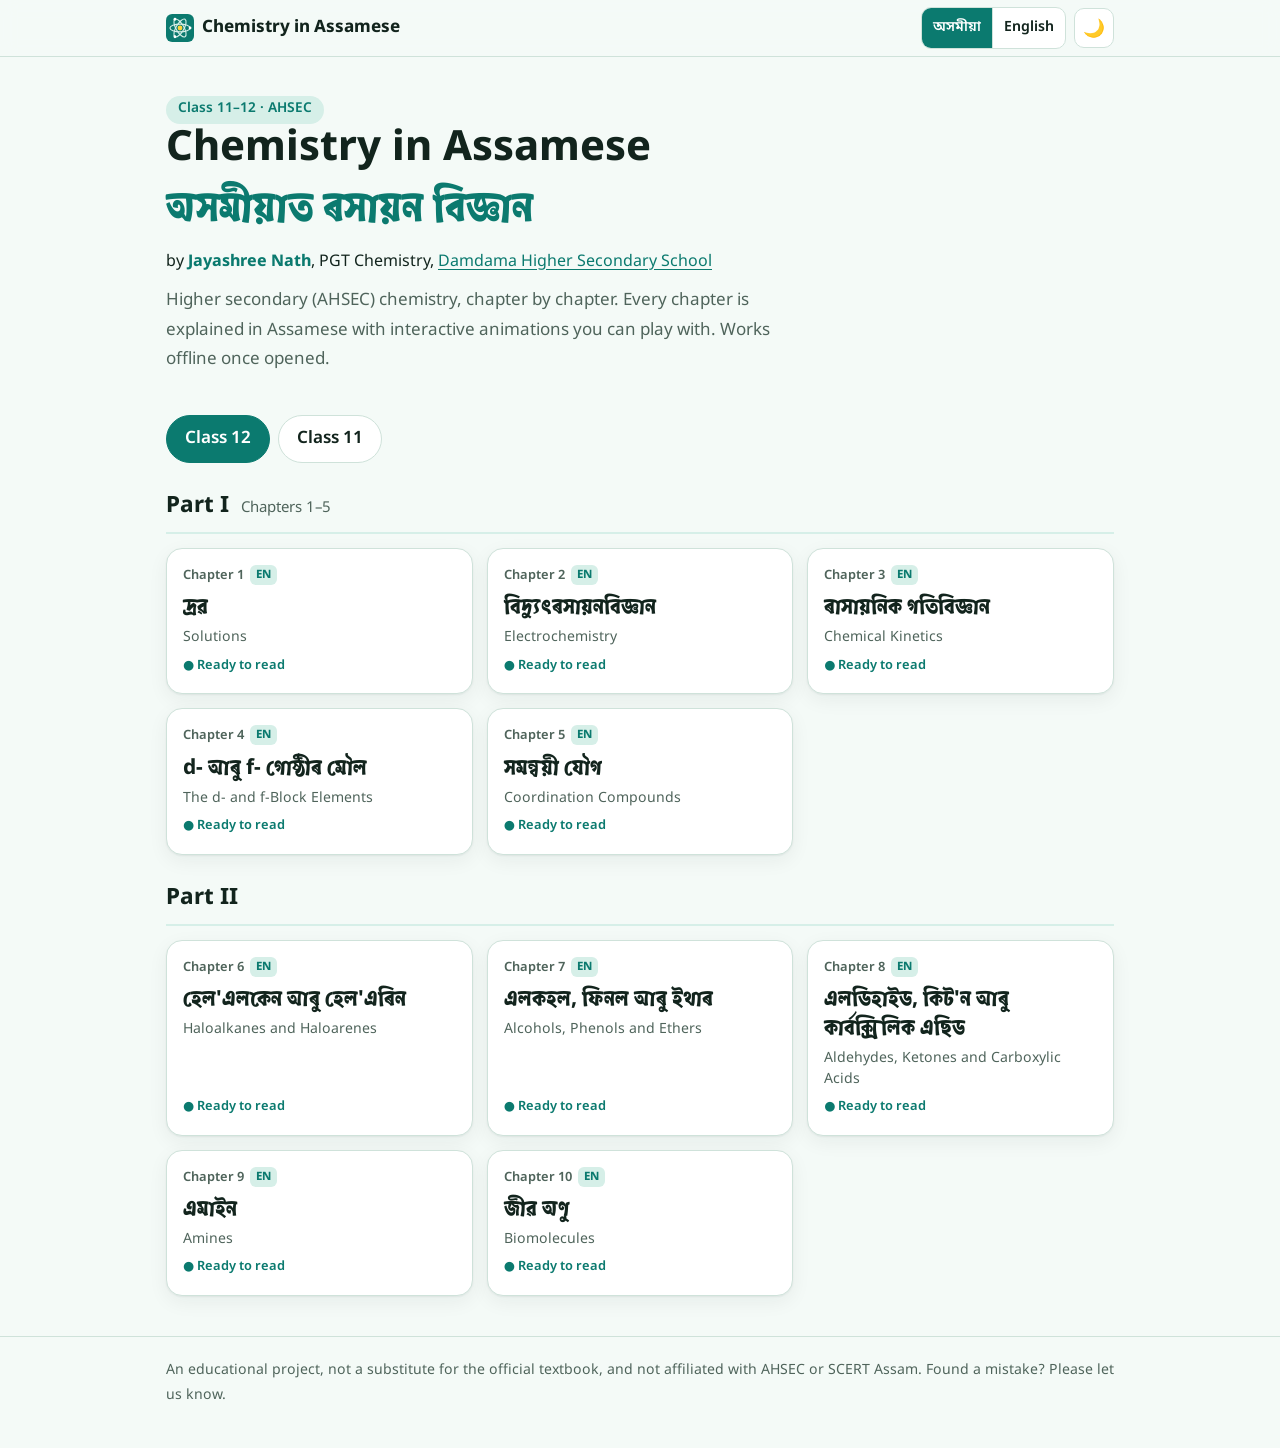
<file: index.html>
<!doctype html>
<html lang="en">
<head>
  <meta charset="utf-8">
  <meta name="viewport" content="width=device-width, initial-scale=1">
  <title>Chemistry in Assamese</title>
  <meta name="description" content="Higher secondary chemistry explained in Assamese: chapter by chapter, with interactive animations.">
  <meta name="theme-color" content="#0b7a6f">
  <link rel="manifest" href="manifest.webmanifest">
  <link rel="icon" href="assets/favicon.svg" type="image/svg+xml">
  <link rel="apple-touch-icon" href="assets/icons/apple-touch-icon.png">
  <link rel="preload" href="assets/fonts/noto-sans-bengali-bengali-wght-normal.woff2" as="font" type="font/woff2" crossorigin>
  <link rel="preload" href="assets/fonts/atma-bengali-700-normal.woff2" as="font" type="font/woff2" crossorigin>
  <link rel="stylesheet" href="assets/css/base.css">
</head>
<body>
  <a class="skip" href="#grid">Skip to chapters</a>
  <header class="site-header">
    <div class="wrap">
      <a class="brand" href="index.html"><img src="assets/favicon.svg" alt="" width="28" height="28"><span class="brand-name">Chemistry in Assamese</span></a>
      <button id="theme-btn" class="icon-btn" type="button" aria-label="Toggle theme">🌙</button>
    </div>
  </header>
  <main class="wrap">
    <section class="hero">
      <span class="pill">Class 11–12 · AHSEC</span>
      <h1>Chemistry in Assamese</h1>
    <div class="en">অসমীয়াত ৰসায়ন বিজ্ঞান</div>
    <p class="byline">by <strong>Jayashree Nath</strong>, PGT Chemistry, <a href="https://share.google/GgnJ1bgfToSeAT8KT" target="_blank" rel="noopener">Damdama Higher Secondary School</a></p>
    <p>Higher secondary (AHSEC) chemistry, chapter by chapter. Every chapter is explained in Assamese with interactive animations you can play with. Works offline once opened.</p>
    </section>
    <div id="tabs" class="tabs" role="tablist" aria-label="Class"></div>
    <ul id="grid" class="grid"><li class="loading">Loading…</li></ul>
    <div id="empty" class="empty" hidden>Chapters for this class are coming soon.</div>
  </main>
  <footer class="site-footer">
    <div class="wrap">An educational project, not a substitute for the official textbook, and not affiliated with AHSEC or SCERT Assam. Found a mistake? Please let us know.</div>
  </footer>
  <script src="assets/js/core/app.js"></script>
  <script src="assets/js/core/i18n.js"></script>
  <script src="assets/js/core/home.js"></script>
</body>
</html>
</file>
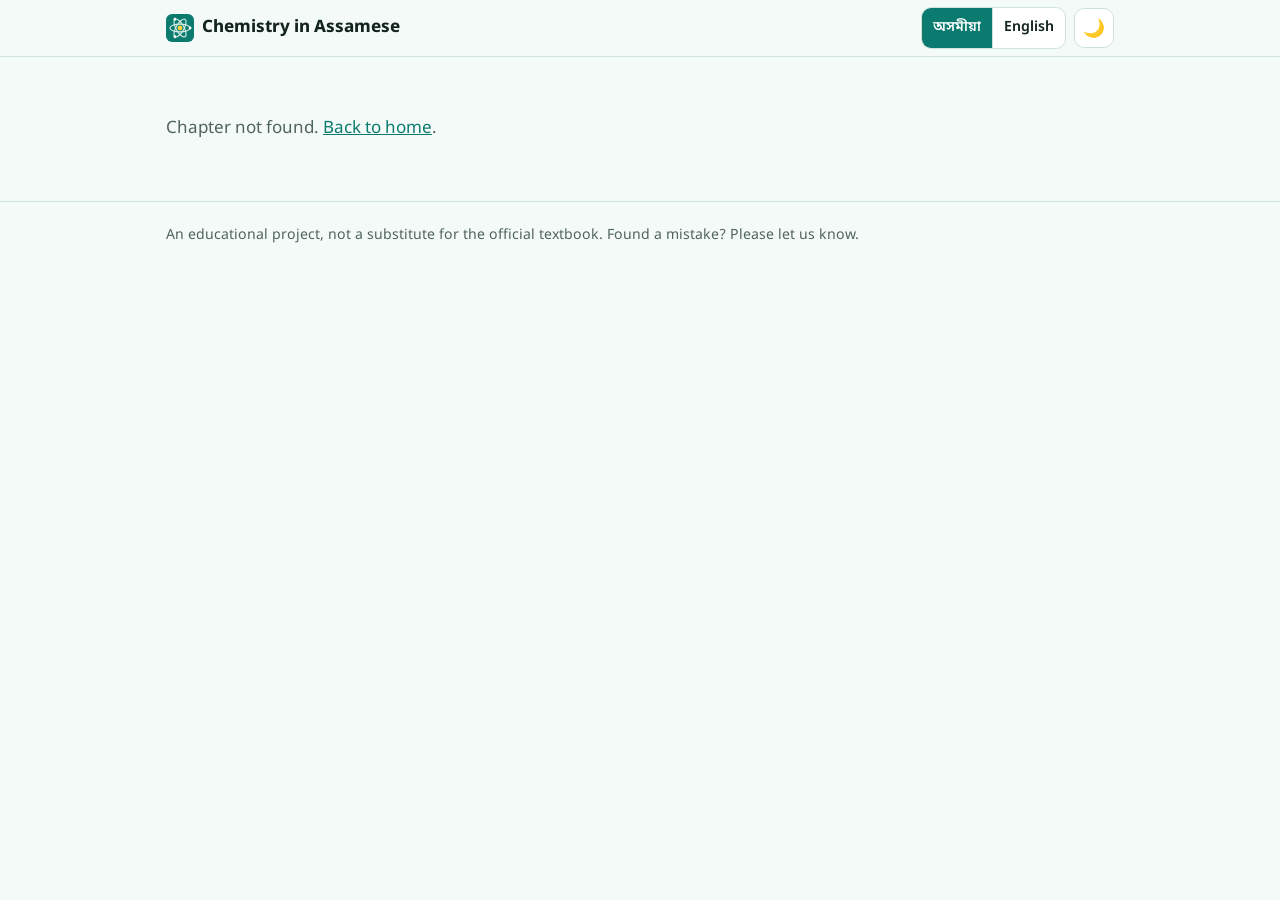
<file: chapter.html>
<!doctype html>
<html lang="en">
<head>
  <meta charset="utf-8">
  <meta name="viewport" content="width=device-width, initial-scale=1">
  <title>Chapter · Chemistry in Assamese</title>
  <meta name="theme-color" content="#0b7a6f">
  <link rel="manifest" href="manifest.webmanifest">
  <link rel="icon" href="assets/favicon.svg" type="image/svg+xml">
  <link rel="apple-touch-icon" href="assets/icons/apple-touch-icon.png">
  <link rel="preload" href="assets/fonts/noto-sans-bengali-bengali-wght-normal.woff2" as="font" type="font/woff2" crossorigin>
  <link rel="preload" href="assets/fonts/atma-bengali-700-normal.woff2" as="font" type="font/woff2" crossorigin>
  <link rel="stylesheet" href="assets/css/base.css">
</head>
<body>
  <a class="skip" href="#chapter">Skip to content</a>
  <header class="site-header">
    <div class="wrap">
      <a class="brand" href="index.html"><img src="assets/favicon.svg" alt="" width="28" height="28"><span class="brand-name">Chemistry in Assamese</span></a>
      <button id="theme-btn" class="icon-btn" type="button" aria-label="Toggle theme">🌙</button>
    </div>
  </header>
  <main id="chapter" class="wrap"><p class="loading">Loading…</p></main>
  <footer class="site-footer">
    <div class="wrap">An educational project, not a substitute for the official textbook. Found a mistake? Please let us know.</div>
  </footer>
  <noscript><p class="wrap">This page needs JavaScript.</p></noscript>
  <script src="assets/js/core/app.js"></script>
  <script src="assets/js/core/i18n.js"></script>
  <script src="assets/js/core/chapter.js"></script>
</body>
</html>
</file>
<file: assets/css/base.css>
/* Chemistry in Assamese: base styles (light/dark aware, mobile first) */
@font-face {
  font-family: "Noto Sans Bengali";
  src: url("../fonts/noto-sans-bengali-bengali-wght-normal.woff2") format("woff2");
  font-weight: 100 900; font-display: swap;
  unicode-range: U+0951-0952, U+0964-0965, U+0980-09FE, U+1CF7, U+200C-200D, U+20B9, U+25CC;
}
@font-face {
  font-family: "Noto Sans Bengali";
  src: url("../fonts/noto-sans-bengali-latin-wght-normal.woff2") format("woff2");
  font-weight: 100 900; font-display: swap;
  unicode-range: U+0000-00FF, U+0131, U+0152-0153, U+02BB-02BC, U+02C6, U+02DA, U+02DC, U+2000-206F, U+2074, U+20AC, U+2122, U+2191, U+2193, U+2212, U+2215, U+FEFF, U+FFFD;
}

/* Atma (SIL OFL): Assamese titles and headings only. Bengali-script range only, so Latin text keeps using Noto Sans. */
@font-face {
  font-family: "Atma";
  src: url("../fonts/atma-bengali-700-normal.woff2") format("woff2");
  font-weight: 700; font-display: swap;
  unicode-range: U+0980-09FE, U+200C-200D, U+25CC;
}

:root {
  --bg: #f4faf7; --surface: #ffffff; --surface-2: #eaf4ef; --text: #12241d; --muted: #4f645b;
  --brand: #0b7a6f; --brand-ink: #ffffff; --brand-soft: #d6efe8; --accent: #d9480f;
  --border: #cfe2da; --shadow: 0 1px 2px rgba(10, 40, 30, .06), 0 6px 20px rgba(10, 40, 30, .06);
  --proton: #d6336c; --neutron: #868e96; --electron: #1c7ed6; --alpha: #e8590c; --pos: #1c7ed6; --neg: #e03131;
  --font-display: "Atma", "Noto Sans Bengali", system-ui, sans-serif;
  --ok: #2b8a3e; --bad: #c92a2a; --canvas: #fbfefd; --grid: #dbe9e3;
  color-scheme: light;
}
@media (prefers-color-scheme: dark) {
  :root:not([data-theme="light"]) { --bg: #0a1512; --surface: #111f1b; --surface-2: #172924; --text: #e5f1ec; --muted: #9db3aa;
    --brand: #2dd4bf; --brand-ink: #04211c; --brand-soft: #123a33; --accent: #ff922b; --border: #223730;
    --shadow: 0 1px 2px rgba(0,0,0,.4), 0 6px 20px rgba(0,0,0,.35);
    --proton: #f06595; --neutron: #adb5bd; --electron: #4dabf7; --alpha: #ff922b; --pos: #4dabf7; --neg: #ff6b6b;
    --ok: #51cf66; --bad: #ff6b6b; --canvas: #0d1a16; --grid: #1c2f28; color-scheme: dark; }
}
:root[data-theme="dark"] { --bg: #0a1512; --surface: #111f1b; --surface-2: #172924; --text: #e5f1ec; --muted: #9db3aa;
  --brand: #2dd4bf; --brand-ink: #04211c; --brand-soft: #123a33; --accent: #ff922b; --border: #223730;
  --shadow: 0 1px 2px rgba(0,0,0,.4), 0 6px 20px rgba(0,0,0,.35);
  --proton: #f06595; --neutron: #adb5bd; --electron: #4dabf7; --alpha: #ff922b; --pos: #4dabf7; --neg: #ff6b6b;
  --ok: #51cf66; --bad: #ff6b6b; --canvas: #0d1a16; --grid: #1c2f28; color-scheme: dark; }

* { box-sizing: border-box; }
html { scroll-behavior: smooth; -webkit-text-size-adjust: 100%; }
@media (prefers-reduced-motion: reduce) { html { scroll-behavior: auto; } * { animation-duration: .01ms !important; transition-duration: .01ms !important; } }
body {
  margin: 0; background: var(--bg); color: var(--text);
  font: 17px/1.75 "Noto Sans Bengali", "Noto Sans", system-ui, -apple-system, "Segoe UI", sans-serif;
}
a { color: var(--brand); }
:focus-visible { outline: 3px solid var(--accent); outline-offset: 2px; border-radius: 4px; }
.skip { position: absolute; left: -999px; top: 0; background: var(--brand); color: var(--brand-ink); padding: .5rem 1rem; z-index: 50; }
.skip:focus { left: 8px; top: 8px; }
.wrap { width: 100%; max-width: 980px; margin: 0 auto; padding: 0 16px; }

/* header */
.site-header { position: sticky; top: 0; z-index: 20; background: color-mix(in srgb, var(--bg) 88%, transparent); backdrop-filter: blur(8px); border-bottom: 1px solid var(--border); }
.site-header .wrap { display: flex; align-items: center; justify-content: space-between; gap: 12px; min-height: 56px; }
.brand { font-weight: 700; text-decoration: none; color: var(--text); display: flex; align-items: center; gap: 8px; }
.brand svg { width: 28px; height: 28px; }
.icon-btn { background: var(--surface); color: var(--text); border: 1px solid var(--border); border-radius: 10px; min-width: 40px; height: 40px; cursor: pointer; font-size: 1.1rem; }

.header-tools { display: flex; align-items: center; gap: 8px; }
.lang-switch { display: inline-flex; border: 1px solid var(--border); border-radius: 10px; overflow: hidden; background: var(--surface); }
.lang-switch button { font: inherit; font-size: .88rem; font-weight: 600; min-height: 40px; padding: 0 11px; border: 0; background: transparent; color: var(--text); cursor: pointer; }
.lang-switch button + button { border-left: 1px solid var(--border); }
.lang-switch button[aria-pressed="true"] { background: var(--brand); color: var(--brand-ink); }
@media (max-width: 520px) { .brand-name { display: none; } }
.langtag { display: inline-block; margin-left: 6px; padding: 0 6px; border-radius: 6px; background: var(--brand-soft); color: var(--brand); font-size: .72rem; font-weight: 700; vertical-align: 1px; }
.lang-note { margin: 14px 0; padding: 10px 14px; border-radius: 12px; background: var(--surface-2); border-left: 4px solid var(--accent); font-size: .92rem; }

/* hero + catalog */
.hero { padding: 36px 0 18px; }
.hero h1 { font-size: clamp(1.7rem, 5vw, 2.6rem); line-height: 1.25; margin: 0 0 8px; }
.hero .en { font-family: var(--font-display); font-weight: 700; color: var(--brand); font-size: clamp(1.9rem, 6vw, 2.5rem); line-height: 1.3; letter-spacing: 0; margin: 4px 0 8px; }
.hero .byline { margin: 12px 0 0; color: var(--text); font-size: 1rem; }
.hero .byline strong { color: var(--brand); }
.hero .byline a { color: var(--brand); text-underline-offset: 3px; }
.hero p { max-width: 62ch; color: var(--muted); margin: 10px 0 0; }
.pill { display: inline-block; padding: 2px 12px; border-radius: 99px; background: var(--brand-soft); color: var(--brand); font-size: .85rem; font-weight: 600; }
.tabs { display: flex; gap: 8px; margin: 22px 0 14px; flex-wrap: wrap; }
.tab { padding: 8px 18px; border-radius: 99px; border: 1px solid var(--border); background: var(--surface); color: var(--text); cursor: pointer; font: inherit; font-weight: 600; }
.tab[aria-selected="true"] { background: var(--brand); color: var(--brand-ink); border-color: var(--brand); }
.grid { display: grid; gap: 14px; grid-template-columns: repeat(auto-fill, minmax(260px, 1fr)); padding: 0; margin: 0 0 40px; list-style: none; }
.card { display: flex; flex-direction: column; gap: 6px; height: 100%; padding: 16px; border: 1px solid var(--border); border-radius: 16px; background: var(--surface); box-shadow: var(--shadow); text-decoration: none; color: inherit; position: relative; }
a.card:hover { border-color: var(--brand); transform: translateY(-2px); transition: transform .15s; }
.card .no { font-size: .8rem; color: var(--muted); font-weight: 600; }
.card h3 { margin: 0; font-family: var(--font-display); font-weight: 700; font-size: 1.3rem; line-height: 1.4; }
.card .sub { color: var(--muted); font-size: .88rem; line-height: 1.45; }
.card .badge { margin-top: auto; font-size: .8rem; font-weight: 600; }
.card.soon { opacity: .62; box-shadow: none; }
.badge.done { color: var(--ok); } .badge.ready { color: var(--brand); } .badge.soon { color: var(--muted); }
.part-head { grid-column: 1 / -1; display: flex; align-items: baseline; gap: 12px; flex-wrap: wrap; margin-top: 10px; padding-bottom: 6px; border-bottom: 2px solid var(--brand-soft); }
.part-head h2 { margin: 0; font-family: var(--font-display); font-weight: 700; font-size: 1.4rem; }
.part-note { grid-column: 1 / -1; padding: 18px; border: 1px dashed var(--border); border-radius: 14px; color: var(--muted); }
.empty { padding: 28px; border: 1px dashed var(--border); border-radius: 16px; color: var(--muted); }

/* chapter */
.crumbs { font-size: .9rem; color: var(--muted); padding-top: 20px; }
.chapter-head h1 { font-family: var(--font-display); font-weight: 700; font-size: clamp(1.8rem, 5.4vw, 2.5rem); line-height: 1.3; margin: 6px 0 2px; }
.chapter-head .en { color: var(--muted); }
.box { background: var(--surface); border: 1px solid var(--border); border-radius: 16px; padding: 16px 20px; margin: 18px 0; box-shadow: var(--shadow); }
.box h2 { font-family: var(--font-display); font-weight: 700; font-size: 1.15rem; margin: 0 0 6px; }
.box ul, .box ol { margin: 6px 0 0; padding-left: 1.3rem; }
.toc a { display: block; padding: 3px 0; text-decoration: none; }
.toc a:hover { text-decoration: underline; }
section.sec { padding-top: 12px; margin-top: 28px; }
section.sec > h2 { font-family: var(--font-display); font-weight: 700; font-size: clamp(1.4rem, 4vw, 1.8rem); line-height: 1.35; margin: 0 0 8px; padding-bottom: 6px; border-bottom: 2px solid var(--brand-soft); }
section.sec p, section.sec li { overflow-wrap: anywhere; }
section.sec p { margin: .75rem 0; max-width: 70ch; }
section.sec ul, section.sec ol { max-width: 70ch; }
sup, sub { line-height: 0; }
.en { font-size: .88em; color: var(--muted); }
.table-wrap { overflow-x: auto; margin: 14px 0; border: 1px solid var(--border); border-radius: 12px; background: var(--surface); }
table { border-collapse: collapse; width: 100%; font-size: .95rem; }
th, td { padding: 8px 12px; text-align: left; border-bottom: 1px solid var(--border); white-space: nowrap; }
th { background: var(--surface-2); font-weight: 700; }
tr:last-child td { border-bottom: 0; }
.formula { margin: 14px 0; padding: 12px 16px; border-left: 4px solid var(--brand); background: var(--brand-soft); border-radius: 0 12px 12px 0; font-size: 1.05rem; max-width: 70ch; overflow-x: auto; }
.formula .lbl { display: block; font-size: .8rem; font-weight: 700; color: var(--brand); text-transform: uppercase; letter-spacing: .04em; }
.note { margin: 14px 0; padding: 12px 16px; border-radius: 12px; background: var(--surface); border: 1px solid var(--border); border-left: 4px solid var(--accent); max-width: 70ch; }
.note.try { border-left-color: var(--electron); }
.note .lbl { font-weight: 700; margin-right: 6px; }
.term { border-bottom: 1.5px dotted var(--brand); cursor: help; position: relative; }
.term-pop { display: none; position: absolute; left: 0; top: 100%; z-index: 25; margin-top: 6px; width: max-content; max-width: min(300px, 80vw); white-space: normal; padding: 8px 12px; border-radius: 10px; background: var(--text); color: var(--bg); font-size: .85rem; font-weight: 400; line-height: 1.5; box-shadow: var(--shadow); }
.term-pop b { font-weight: 700; }
.term:hover > .term-pop, .term:focus > .term-pop { display: block; }
.term.dismissed > .term-pop { display: none; }
.term:focus-visible { outline: 2px solid var(--brand); outline-offset: 2px; border-radius: 3px; }
.nuc { display: inline-flex; align-items: center; vertical-align: middle; font-weight: 700; }
.nuc .ss { display: inline-flex; flex-direction: column; font-size: .6em; line-height: 1.05; margin-right: 1px; text-align: right; }

/* buttons + controls */
.btn { font: inherit; font-weight: 600; font-size: .92rem; padding: 6px 14px; min-height: 38px; border-radius: 10px; border: 1px solid var(--border); background: var(--surface); color: var(--text); cursor: pointer; }
.btn:hover { border-color: var(--brand); }
.btn.primary { background: var(--brand); border-color: var(--brand); color: var(--brand-ink); }
.btn[aria-pressed="true"], .btn.on { background: var(--brand-soft); border-color: var(--brand); color: var(--brand); }
.btn:disabled { opacity: .5; cursor: not-allowed; }
.ctl { display: inline-flex; align-items: center; gap: 8px; font-size: .9rem; max-width: 100%; min-width: 0; }
.ctl input[type="range"] { accent-color: var(--brand); width: 130px; }
.ctl select { max-width: 100%; min-width: 0; text-overflow: ellipsis; font: inherit; padding: 5px 8px; border-radius: 8px; border: 1px solid var(--border); background: var(--surface); color: var(--text); min-height: 36px; }
.ctl output { min-width: 2ch; font-weight: 700; font-variant-numeric: tabular-nums; }
.row { min-width: 0; max-width: 100%; display: flex; flex-wrap: wrap; gap: 8px 14px; align-items: center; margin-top: 10px; }

/* animation card */
figure.anim { margin: 22px 0; padding: 14px; border: 1px solid var(--border); border-radius: 18px; background: var(--surface); box-shadow: var(--shadow); }
figure.anim > .anim-title { font-weight: 700; margin-bottom: 8px; display: flex; align-items: center; gap: 8px; }
figure.anim > .anim-title::before { content: "▶"; color: var(--brand); font-size: .8em; }
figure.anim figcaption { margin-top: 10px; font-size: .9rem; color: var(--muted); }
.anim-svg, .anim-canvas { display: block; width: 100%; height: auto; background: var(--canvas); border-radius: 12px; border: 1px solid var(--border); touch-action: pan-y; }
.anim-canvas.drag { cursor: grab; }
.readout { margin-top: 10px; padding: 10px 14px; border-radius: 12px; background: var(--surface-2); font-size: .95rem; line-height: 1.6; }
.readout b { color: var(--brand); }
.readout table { font-size: .92rem; }
.readout td { white-space: normal; padding: 3px 8px 3px 0; border-bottom: 1px solid var(--border); vertical-align: top; }
.anim-missing { color: var(--bad); }
.sym-big { font-size: 1.5rem; font-weight: 800; }
.stat-row { display: grid; grid-template-columns: repeat(3, 1fr); gap: 8px; margin-top: 10px; }
.stat { padding: 8px 10px; border-radius: 12px; background: var(--surface-2); text-align: center; font-size: .85rem; }
.stat b { display: block; font-size: 1.4rem; color: var(--brand); font-variant-numeric: tabular-nums; }
.legend { display: flex; flex-wrap: wrap; gap: 6px 14px; font-size: .85rem; color: var(--muted); margin-top: 8px; }
.dot { display: inline-block; width: 11px; height: 11px; border-radius: 50%; margin-right: 5px; vertical-align: -1px; }

/* quantum explorer + aufbau */
.qn-tree { display: grid; gap: 10px; margin-top: 12px; }
.qn-row { display: grid; grid-template-columns: 88px 1fr; gap: 10px; align-items: center; padding: 8px 12px; border-radius: 12px; background: var(--surface-2); animation: pop .35s ease both; }
.qn-row .sub-name { font-weight: 800; font-size: 1.15rem; color: var(--brand); }
.qn-row small { display: block; color: var(--muted); font-size: .78rem; line-height: 1.3; }
.orb-boxes { display: flex; flex-wrap: wrap; gap: 6px; }
.orb-box { min-width: 46px; padding: 3px 6px; text-align: center; border: 2px solid var(--brand); border-radius: 8px; font-size: .78rem; background: var(--surface); }
.orb-box b { display: block; font-size: .95rem; }
@keyframes pop { from { opacity: 0; transform: translateY(6px); } to { opacity: 1; transform: none; } }
.levels { display: flex; flex-direction: column; gap: 6px; margin-top: 12px; }
.lv { display: grid; grid-template-columns: 34px 1fr 40px; gap: 8px; align-items: center; }
.lv .nm { font-weight: 800; text-align: right; }
.lv .bx { display: flex; gap: 4px; }
.lv .cnt { font-size: .85rem; color: var(--muted); font-variant-numeric: tabular-nums; }
.ebox { width: 40px; height: 34px; border: 2px solid var(--border); border-radius: 6px; display: flex; align-items: center; justify-content: center; gap: 1px; font-size: 1.05rem; font-weight: 800; background: var(--canvas); }
.ebox.has { border-color: var(--brand); }
.ebox .up, .ebox .dn { color: var(--electron); }
.ebox .dn { color: var(--proton); }
.lv.hot .ebox.has { box-shadow: 0 0 0 3px color-mix(in srgb, var(--accent) 45%, transparent); animation: pop .4s ease; }
.cfg { font-size: 1.15rem; font-weight: 700; }

/* quiz */
.q { margin: 16px 0; padding: 14px 16px; border: 1px solid var(--border); border-radius: 14px; background: var(--surface); }
.q .qt { font-weight: 700; margin: 0 0 8px; }
.opt { display: block; width: 100%; text-align: left; font: inherit; padding: 8px 12px; margin: 6px 0; border-radius: 10px; border: 1px solid var(--border); background: var(--surface); color: var(--text); cursor: pointer; }
.opt:hover:not(:disabled) { border-color: var(--brand); }
.opt.right { border-color: var(--ok); background: color-mix(in srgb, var(--ok) 14%, var(--surface)); }
.opt.wrong { border-color: var(--bad); background: color-mix(in srgb, var(--bad) 14%, var(--surface)); }
.explain { margin-top: 8px; font-size: .92rem; color: var(--muted); }
.score { font-weight: 800; font-size: 1.2rem; }
.chap-nav { display: flex; justify-content: space-between; gap: 12px; flex-wrap: wrap; margin: 28px 0; }
footer.site-footer { border-top: 1px solid var(--border); padding: 22px 0 40px; color: var(--muted); font-size: .88rem; }
.loading { padding: 40px 0; color: var(--muted); }
@media (max-width: 520px) { body { font-size: 16px; } .qn-row { grid-template-columns: 1fr; } .ctl input[type="range"] { width: 100px; } }

/* ---- step-by-step reading mode ---- */
.read-mode { margin: 14px 0 0; }
.step-off { display: none !important; }
.stepper { position: fixed; left: 0; right: 0; bottom: 0; z-index: 30; display: flex; align-items: center; justify-content: space-between; gap: 10px; padding: 10px 16px calc(10px + env(safe-area-inset-bottom)); background: var(--surface); border-top: 1px solid var(--border); box-shadow: 0 -4px 14px rgba(0,0,0,.08); }
.stepper[hidden] { display: none; }
.stepper .step-label { font-size: .9rem; color: var(--muted); text-align: center; flex: 1; }
body.stepping main { padding-bottom: 84px; }
body.stepping .site-footer { margin-bottom: 70px; }

/* ---- collapsible sections ---- */
.read-mode { display: flex; flex-wrap: wrap; gap: 8px; }
section.sec > h2 { padding-bottom: 0; }
.sec-toggle { display: flex; align-items: center; justify-content: space-between; gap: 12px; width: 100%; text-align: start; font: inherit; color: inherit; background: none; border: 0; border-bottom: 2px solid var(--brand-soft); padding: 0 0 6px; cursor: pointer; }
.sec-toggle:focus-visible { outline: 3px solid var(--brand); outline-offset: 2px; border-radius: 6px; }
.sec-chev { flex: none; width: 10px; height: 10px; border-right: 3px solid var(--brand); border-bottom: 3px solid var(--brand); transform: rotate(45deg); transition: transform .15s; margin: 0 6px 4px 0; }
section.sec.collapsed .sec-chev { transform: rotate(-45deg); margin-bottom: 0; }
section.sec.collapsed > .sec-body { display: none; }
body.stepping section.sec.collapsed > .sec-body { display: block; }
body.stepping .sec-chev { display: none; }
body.stepping .sec-toggle { cursor: default; pointer-events: none; }
@media (prefers-reduced-motion: reduce) { .sec-chev { transition: none; } }

/* ---- sticky chapter bar and side contents ---- */
.chap-bar { position: fixed; left: 0; right: 0; top: 57px; z-index: 19; display: flex; align-items: center; gap: 10px; padding: 6px 16px 8px; background: var(--surface); border-bottom: 1px solid var(--border); box-shadow: 0 2px 8px rgba(0,0,0,.06); }
.chap-bar[hidden], .chap-menu[hidden] { display: none; }
.chap-menu-btn { flex: none; min-height: 34px; padding: 4px 12px; }
.chap-cur { flex: 1; min-width: 0; white-space: nowrap; overflow: hidden; text-overflow: ellipsis; font-size: .9rem; font-weight: 600; }
.chap-progress { position: absolute; left: 0; right: 0; bottom: 0; height: 3px; background: var(--surface-2); }
.chap-progress span { display: block; height: 100%; width: 0; background: var(--brand); }
.chap-menu { position: fixed; left: 8px; right: 8px; top: 101px; z-index: 19; max-height: calc(100vh - 160px); overflow-y: auto; padding: 8px; background: var(--surface); border: 1px solid var(--border); border-radius: 12px; box-shadow: var(--shadow); }
.chap-menu a, .side-toc a { display: block; padding: 8px 10px; border-radius: 8px; text-decoration: none; color: var(--text); font-size: .92rem; line-height: 1.35; }
.chap-menu a:hover, .side-toc a:hover { background: var(--surface-2); }
.chap-menu a[aria-current], .side-toc a[aria-current] { background: var(--brand-soft); color: var(--brand); font-weight: 700; }
.side-toc { display: none; }
section.sec { scroll-margin-top: 112px; }
@media (min-width: 1500px) {
  .side-toc.on { display: block; position: fixed; left: calc(50% - 490px - 250px); top: 120px; width: 230px; max-height: calc(100vh - 160px); overflow-y: auto; }
}
body.stepping .chap-bar { top: 57px; }
@media print { .chap-bar, .chap-menu, .side-toc { display: none !important; } }
</file>
